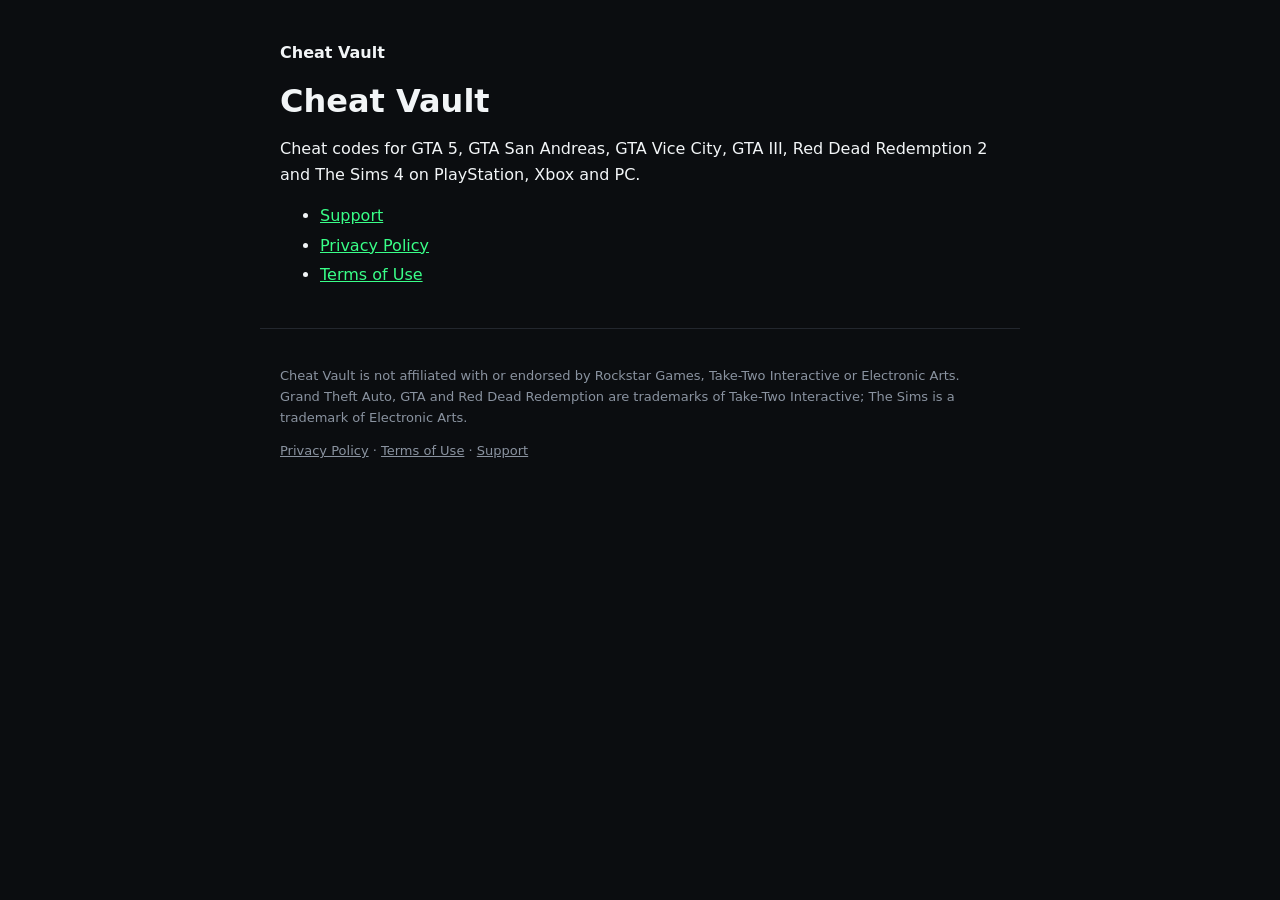
<file: docs/index.html>
<!doctype html>
<html lang="en">
<head>
<meta charset="utf-8">
<meta name="viewport" content="width=device-width, initial-scale=1">
<title>Cheat Vault – Cheat Vault</title>
<meta name="description" content="Cheat codes for GTA, Red Dead Redemption 2 and The Sims 4 on PlayStation, Xbox and PC.">
<link rel="stylesheet" href="style.css">
</head>
<body>
<main>
<p class="brand"><a href="">Cheat Vault</a></p>
<h1>Cheat Vault</h1>
<p>Cheat codes for GTA 5, GTA San Andreas, GTA Vice City, GTA III, Red Dead Redemption 2 and The Sims 4 on PlayStation, Xbox and PC.</p>
<ul>
  <li><a href="support/">Support</a></li>
  <li><a href="privacy/">Privacy Policy</a></li>
  <li><a href="terms/">Terms of Use</a></li>
</ul>
</main>
<footer>
<p>Cheat Vault is not affiliated with or endorsed by Rockstar Games, Take-Two Interactive or Electronic Arts. Grand Theft Auto, GTA and Red Dead Redemption are trademarks of Take-Two Interactive; The Sims is a trademark of Electronic Arts.</p>
<p><a href="privacy/">Privacy Policy</a> · <a href="terms/">Terms of Use</a> · <a href="support/">Support</a></p>
</footer>
</body>
</html>
</file>
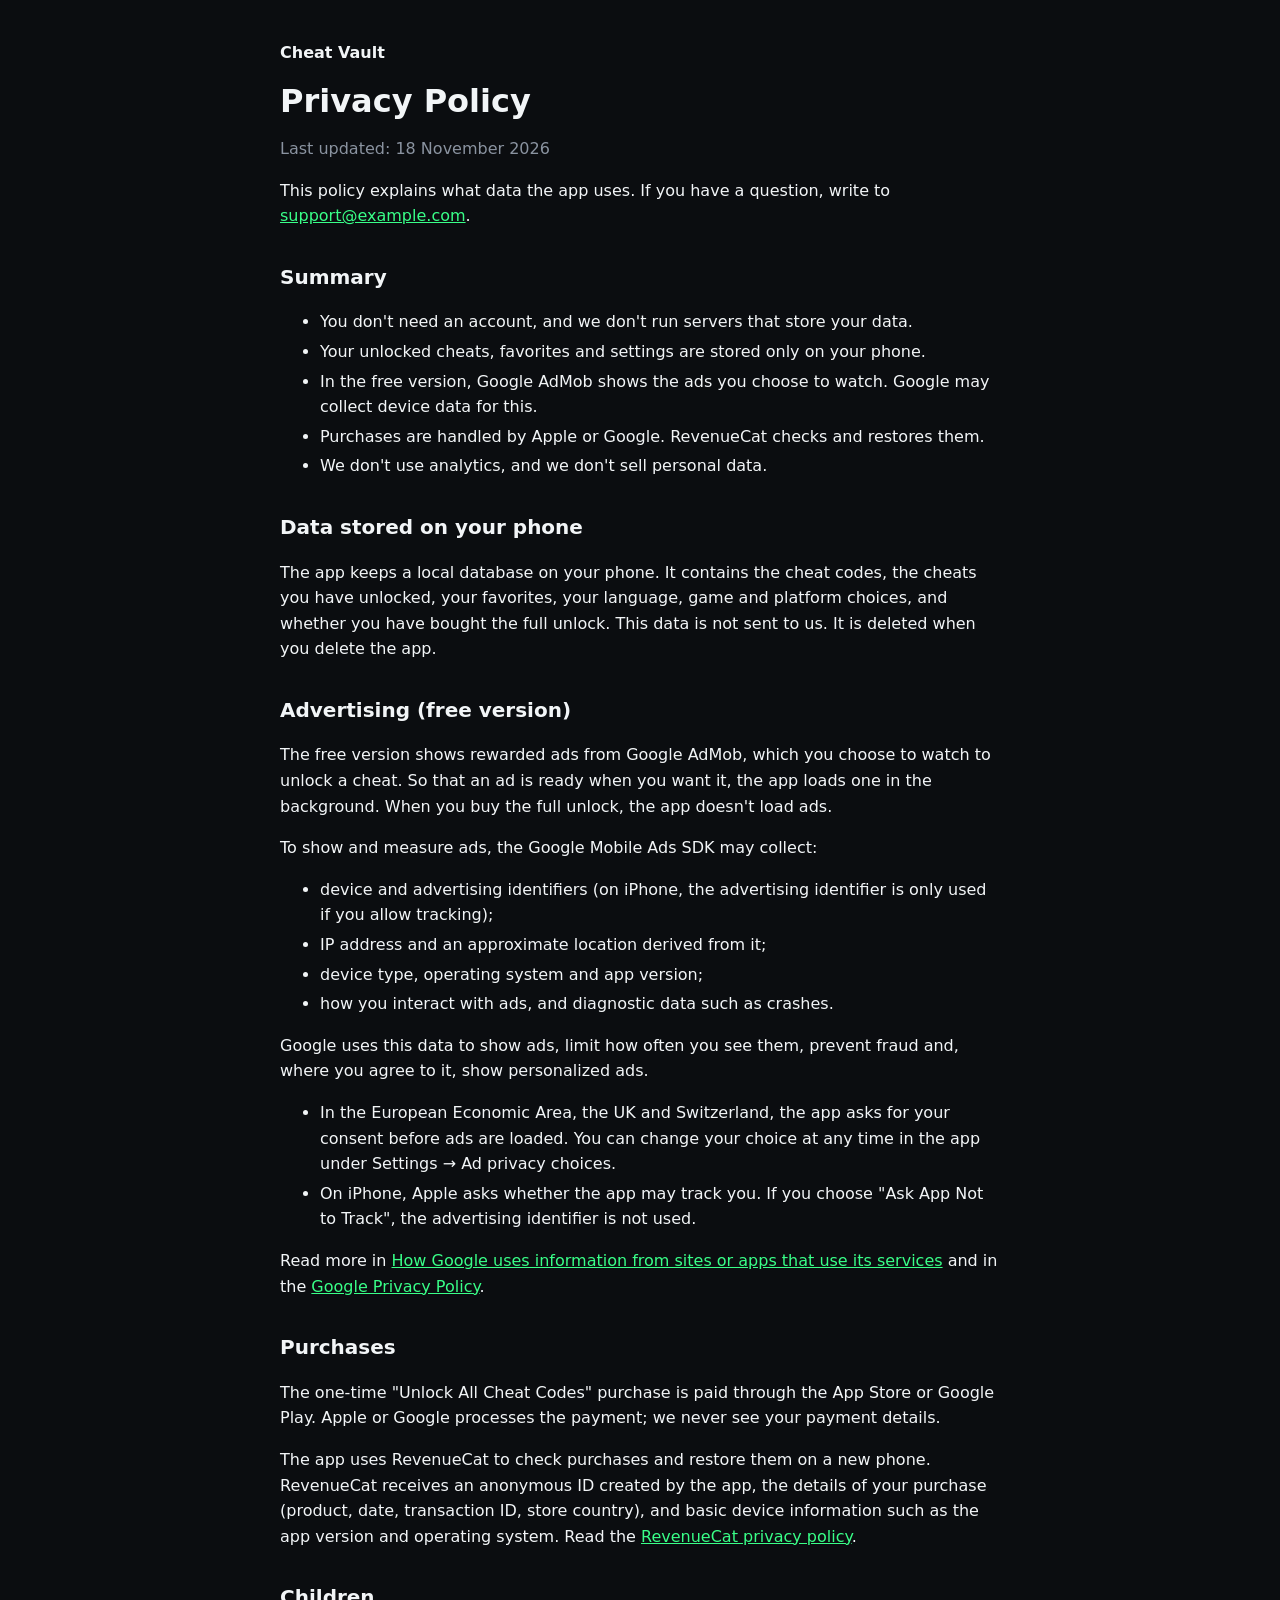
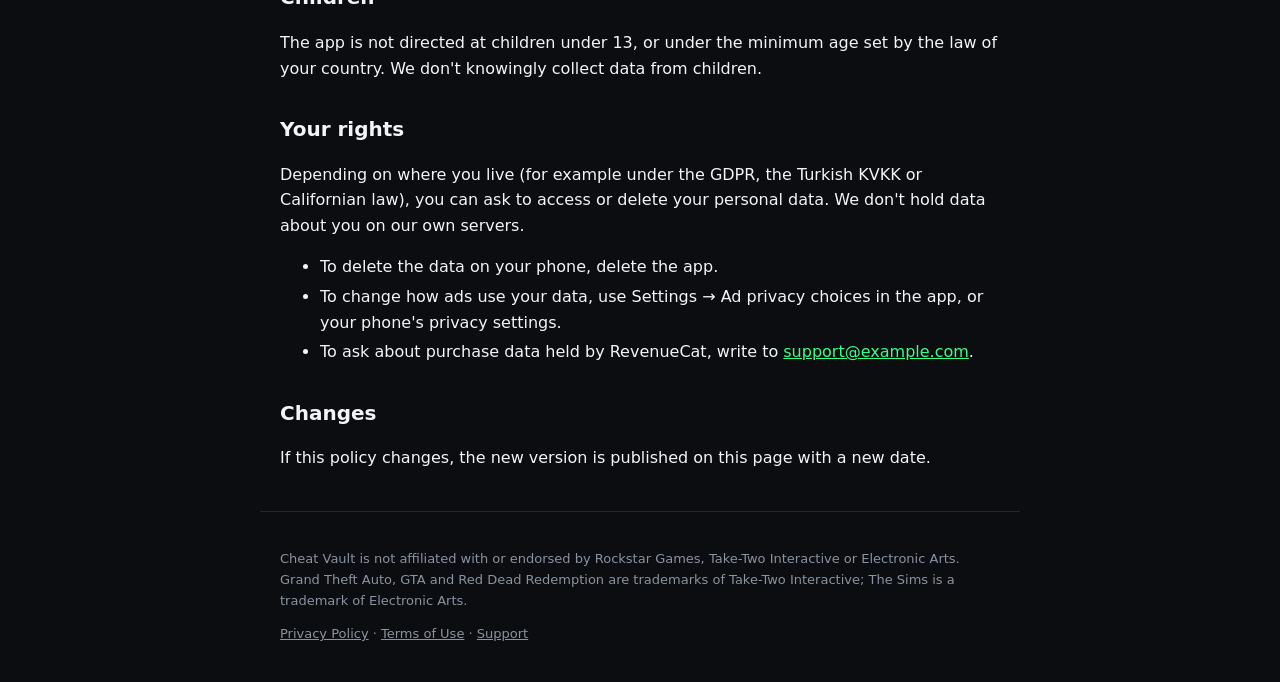
<file: docs/privacy/index.html>
<!doctype html>
<html lang="en">
<head>
<meta charset="utf-8">
<meta name="viewport" content="width=device-width, initial-scale=1">
<title>Privacy Policy – Cheat Vault</title>
<meta name="description" content="How Cheat Vault handles your data: what stays on your phone, and what Google AdMob and RevenueCat receive.">
<link rel="stylesheet" href="../style.css">
</head>
<body>
<main>
<p class="brand"><a href="../">Cheat Vault</a></p>
<h1>Privacy Policy</h1>
<p class="muted">Last updated: 18 November 2026</p>
<p>This policy explains what data the app uses. If you have a question, write to <a href="mailto:support@example.com">support@example.com</a>.</p>

<h2>Summary</h2>
<ul>
  <li>You don't need an account, and we don't run servers that store your data.</li>
  <li>Your unlocked cheats, favorites and settings are stored only on your phone.</li>
  <li>In the free version, Google AdMob shows the ads you choose to watch. Google may collect device data for this.</li>
  <li>Purchases are handled by Apple or Google. RevenueCat checks and restores them.</li>
  <li>We don't use analytics, and we don't sell personal data.</li>
</ul>

<h2>Data stored on your phone</h2>
<p>The app keeps a local database on your phone. It contains the cheat codes, the cheats you have unlocked, your favorites, your language, game and platform choices, and whether you have bought the full unlock. This data is not sent to us. It is deleted when you delete the app.</p>

<h2>Advertising (free version)</h2>
<p>The free version shows rewarded ads from Google AdMob, which you choose to watch to unlock a cheat. So that an ad is ready when you want it, the app loads one in the background. When you buy the full unlock, the app doesn't load ads.</p>
<p>To show and measure ads, the Google Mobile Ads SDK may collect:</p>
<ul>
  <li>device and advertising identifiers (on iPhone, the advertising identifier is only used if you allow tracking);</li>
  <li>IP address and an approximate location derived from it;</li>
  <li>device type, operating system and app version;</li>
  <li>how you interact with ads, and diagnostic data such as crashes.</li>
</ul>
<p>Google uses this data to show ads, limit how often you see them, prevent fraud and, where you agree to it, show personalized ads.</p>
<ul>
  <li>In the European Economic Area, the UK and Switzerland, the app asks for your consent before ads are loaded. You can change your choice at any time in the app under Settings → Ad privacy choices.</li>
  <li>On iPhone, Apple asks whether the app may track you. If you choose "Ask App Not to Track", the advertising identifier is not used.</li>
</ul>
<p>Read more in <a href="https://policies.google.com/technologies/partner-sites">How Google uses information from sites or apps that use its services</a> and in the <a href="https://policies.google.com/privacy">Google Privacy Policy</a>.</p>

<h2>Purchases</h2>
<p>The one-time "Unlock All Cheat Codes" purchase is paid through the App Store or Google Play. Apple or Google processes the payment; we never see your payment details.</p>
<p>The app uses RevenueCat to check purchases and restore them on a new phone. RevenueCat receives an anonymous ID created by the app, the details of your purchase (product, date, transaction ID, store country), and basic device information such as the app version and operating system. Read the <a href="https://www.revenuecat.com/privacy">RevenueCat privacy policy</a>.</p>

<h2>Children</h2>
<p>The app is not directed at children under 13, or under the minimum age set by the law of your country. We don't knowingly collect data from children.</p>

<h2>Your rights</h2>
<p>Depending on where you live (for example under the GDPR, the Turkish KVKK or Californian law), you can ask to access or delete your personal data. We don't hold data about you on our own servers.</p>
<ul>
  <li>To delete the data on your phone, delete the app.</li>
  <li>To change how ads use your data, use Settings → Ad privacy choices in the app, or your phone's privacy settings.</li>
  <li>To ask about purchase data held by RevenueCat, write to <a href="mailto:support@example.com">support@example.com</a>.</li>
</ul>

<h2>Changes</h2>
<p>If this policy changes, the new version is published on this page with a new date.</p>
</main>
<footer>
<p>Cheat Vault is not affiliated with or endorsed by Rockstar Games, Take-Two Interactive or Electronic Arts. Grand Theft Auto, GTA and Red Dead Redemption are trademarks of Take-Two Interactive; The Sims is a trademark of Electronic Arts.</p>
<p><a href="../privacy/">Privacy Policy</a> · <a href="../terms/">Terms of Use</a> · <a href="../support/">Support</a></p>
</footer>
</body>
</html>
</file>
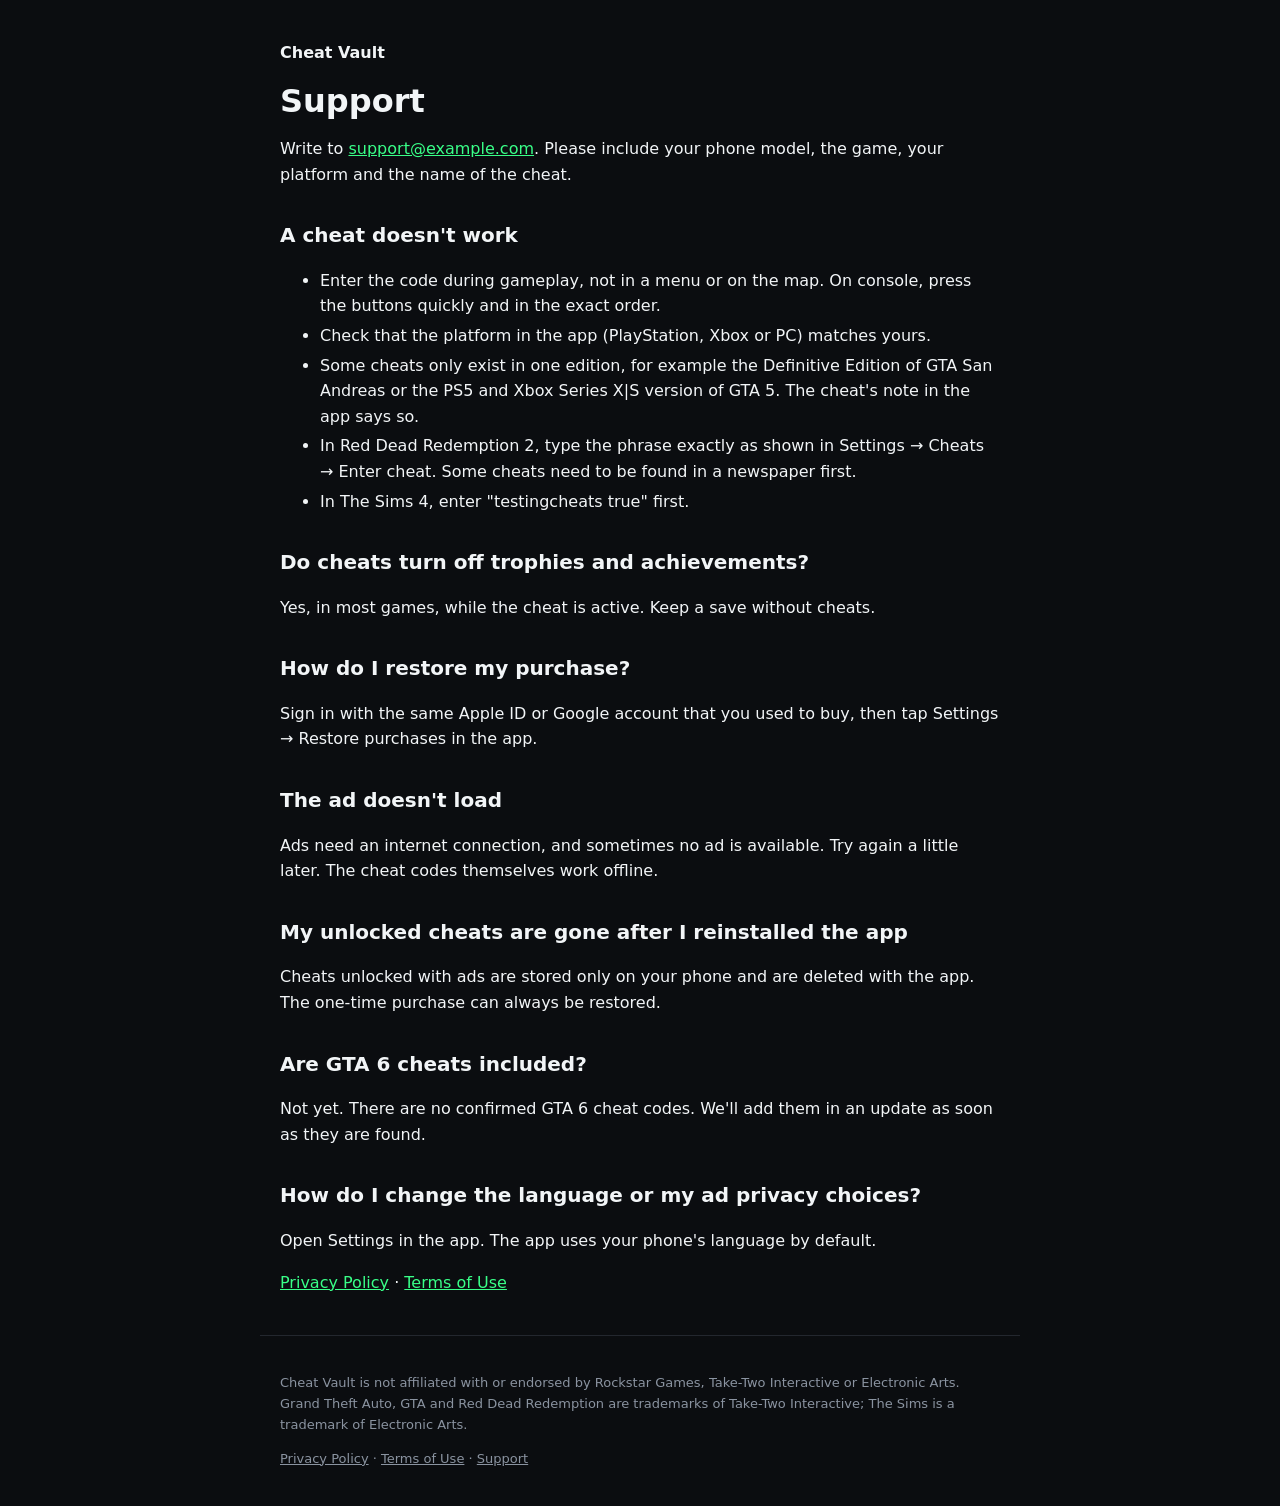
<file: docs/support/index.html>
<!doctype html>
<html lang="en">
<head>
<meta charset="utf-8">
<meta name="viewport" content="width=device-width, initial-scale=1">
<title>Support – Cheat Vault</title>
<meta name="description" content="Help with Cheat Vault: cheats that don't work, restoring a purchase, ads that don't load, and how to contact us.">
<link rel="stylesheet" href="../style.css">
</head>
<body>
<main>
<p class="brand"><a href="../">Cheat Vault</a></p>
<h1>Support</h1>
<p>Write to <a href="mailto:support@example.com">support@example.com</a>. Please include your phone model, the game, your platform and the name of the cheat.</p>

<h2>A cheat doesn't work</h2>
<ul>
  <li>Enter the code during gameplay, not in a menu or on the map. On console, press the buttons quickly and in the exact order.</li>
  <li>Check that the platform in the app (PlayStation, Xbox or PC) matches yours.</li>
  <li>Some cheats only exist in one edition, for example the Definitive Edition of GTA San Andreas or the PS5 and Xbox Series X|S version of GTA 5. The cheat's note in the app says so.</li>
  <li>In Red Dead Redemption 2, type the phrase exactly as shown in Settings → Cheats → Enter cheat. Some cheats need to be found in a newspaper first.</li>
  <li>In The Sims 4, enter "testingcheats true" first.</li>
</ul>

<h2>Do cheats turn off trophies and achievements?</h2>
<p>Yes, in most games, while the cheat is active. Keep a save without cheats.</p>

<h2>How do I restore my purchase?</h2>
<p>Sign in with the same Apple ID or Google account that you used to buy, then tap Settings → Restore purchases in the app.</p>

<h2>The ad doesn't load</h2>
<p>Ads need an internet connection, and sometimes no ad is available. Try again a little later. The cheat codes themselves work offline.</p>

<h2>My unlocked cheats are gone after I reinstalled the app</h2>
<p>Cheats unlocked with ads are stored only on your phone and are deleted with the app. The one-time purchase can always be restored.</p>

<h2>Are GTA 6 cheats included?</h2>
<p>Not yet. There are no confirmed GTA 6 cheat codes. We'll add them in an update as soon as they are found.</p>

<h2>How do I change the language or my ad privacy choices?</h2>
<p>Open Settings in the app. The app uses your phone's language by default.</p>

<p><a href="../privacy/">Privacy Policy</a> · <a href="../terms/">Terms of Use</a></p>
</main>
<footer>
<p>Cheat Vault is not affiliated with or endorsed by Rockstar Games, Take-Two Interactive or Electronic Arts. Grand Theft Auto, GTA and Red Dead Redemption are trademarks of Take-Two Interactive; The Sims is a trademark of Electronic Arts.</p>
<p><a href="../privacy/">Privacy Policy</a> · <a href="../terms/">Terms of Use</a> · <a href="../support/">Support</a></p>
</footer>
</body>
</html>
</file>
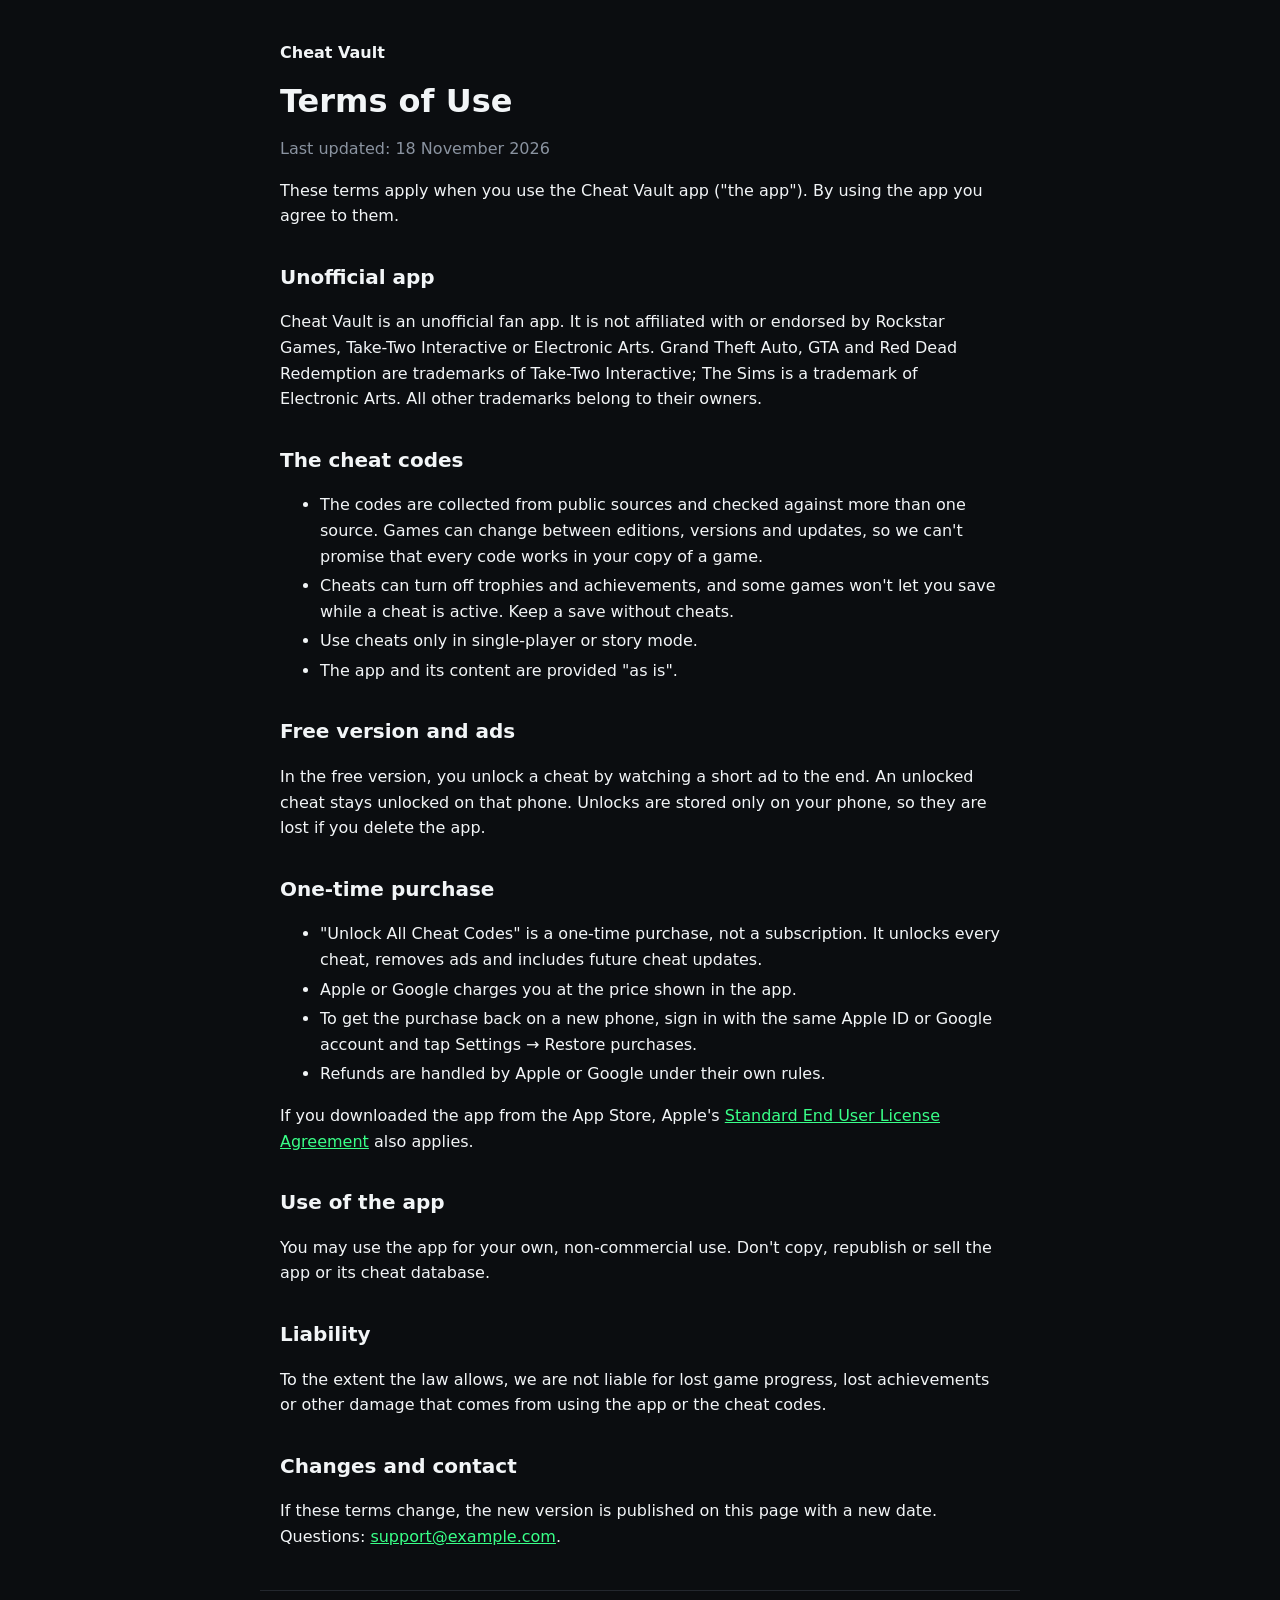
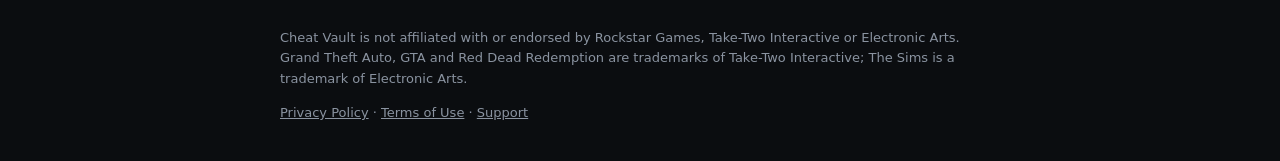
<file: docs/terms/index.html>
<!doctype html>
<html lang="en">
<head>
<meta charset="utf-8">
<meta name="viewport" content="width=device-width, initial-scale=1">
<title>Terms of Use – Cheat Vault</title>
<meta name="description" content="The terms for using Cheat Vault, the free version with ads and the one-time purchase.">
<link rel="stylesheet" href="../style.css">
</head>
<body>
<main>
<p class="brand"><a href="../">Cheat Vault</a></p>
<h1>Terms of Use</h1>
<p class="muted">Last updated: 18 November 2026</p>
<p>These terms apply when you use the Cheat Vault app ("the app"). By using the app you agree to them.</p>

<h2>Unofficial app</h2>
<p>Cheat Vault is an unofficial fan app. It is not affiliated with or endorsed by Rockstar Games, Take-Two Interactive or Electronic Arts. Grand Theft Auto, GTA and Red Dead Redemption are trademarks of Take-Two Interactive; The Sims is a trademark of Electronic Arts. All other trademarks belong to their owners.</p>

<h2>The cheat codes</h2>
<ul>
  <li>The codes are collected from public sources and checked against more than one source. Games can change between editions, versions and updates, so we can't promise that every code works in your copy of a game.</li>
  <li>Cheats can turn off trophies and achievements, and some games won't let you save while a cheat is active. Keep a save without cheats.</li>
  <li>Use cheats only in single-player or story mode.</li>
  <li>The app and its content are provided "as is".</li>
</ul>

<h2>Free version and ads</h2>
<p>In the free version, you unlock a cheat by watching a short ad to the end. An unlocked cheat stays unlocked on that phone. Unlocks are stored only on your phone, so they are lost if you delete the app.</p>

<h2>One-time purchase</h2>
<ul>
  <li>"Unlock All Cheat Codes" is a one-time purchase, not a subscription. It unlocks every cheat, removes ads and includes future cheat updates.</li>
  <li>Apple or Google charges you at the price shown in the app.</li>
  <li>To get the purchase back on a new phone, sign in with the same Apple ID or Google account and tap Settings → Restore purchases.</li>
  <li>Refunds are handled by Apple or Google under their own rules.</li>
</ul>
<p>If you downloaded the app from the App Store, Apple's <a href="https://www.apple.com/legal/internet-services/itunes/dev/stdeula/">Standard End User License Agreement</a> also applies.</p>

<h2>Use of the app</h2>
<p>You may use the app for your own, non-commercial use. Don't copy, republish or sell the app or its cheat database.</p>

<h2>Liability</h2>
<p>To the extent the law allows, we are not liable for lost game progress, lost achievements or other damage that comes from using the app or the cheat codes.</p>

<h2>Changes and contact</h2>
<p>If these terms change, the new version is published on this page with a new date. Questions: <a href="mailto:support@example.com">support@example.com</a>.</p>
</main>
<footer>
<p>Cheat Vault is not affiliated with or endorsed by Rockstar Games, Take-Two Interactive or Electronic Arts. Grand Theft Auto, GTA and Red Dead Redemption are trademarks of Take-Two Interactive; The Sims is a trademark of Electronic Arts.</p>
<p><a href="../privacy/">Privacy Policy</a> · <a href="../terms/">Terms of Use</a> · <a href="../support/">Support</a></p>
</footer>
</body>
</html>
</file>
<file: docs/style.css>
:root {
  color-scheme: dark;
}
body {
  margin: 0;
  background: #0b0d10;
  color: #f2f5f7;
  font: 16px/1.6 system-ui, -apple-system, 'Segoe UI', Roboto, sans-serif;
}
main,
footer {
  max-width: 720px;
  margin: 0 auto;
  padding: 24px 20px;
}
a {
  color: #39ff88;
}
.brand a {
  color: #f2f5f7;
  font-weight: 800;
  text-decoration: none;
}
h1 {
  margin: 8px 0 16px;
  font-size: 32px;
  line-height: 1.2;
}
h2 {
  margin-top: 32px;
  font-size: 20px;
}
li {
  margin: 4px 0;
}
.muted,
footer,
footer a {
  color: #8a93a0;
}
footer {
  border-top: 1px solid #23272e;
  font-size: 13px;
}
</file>
